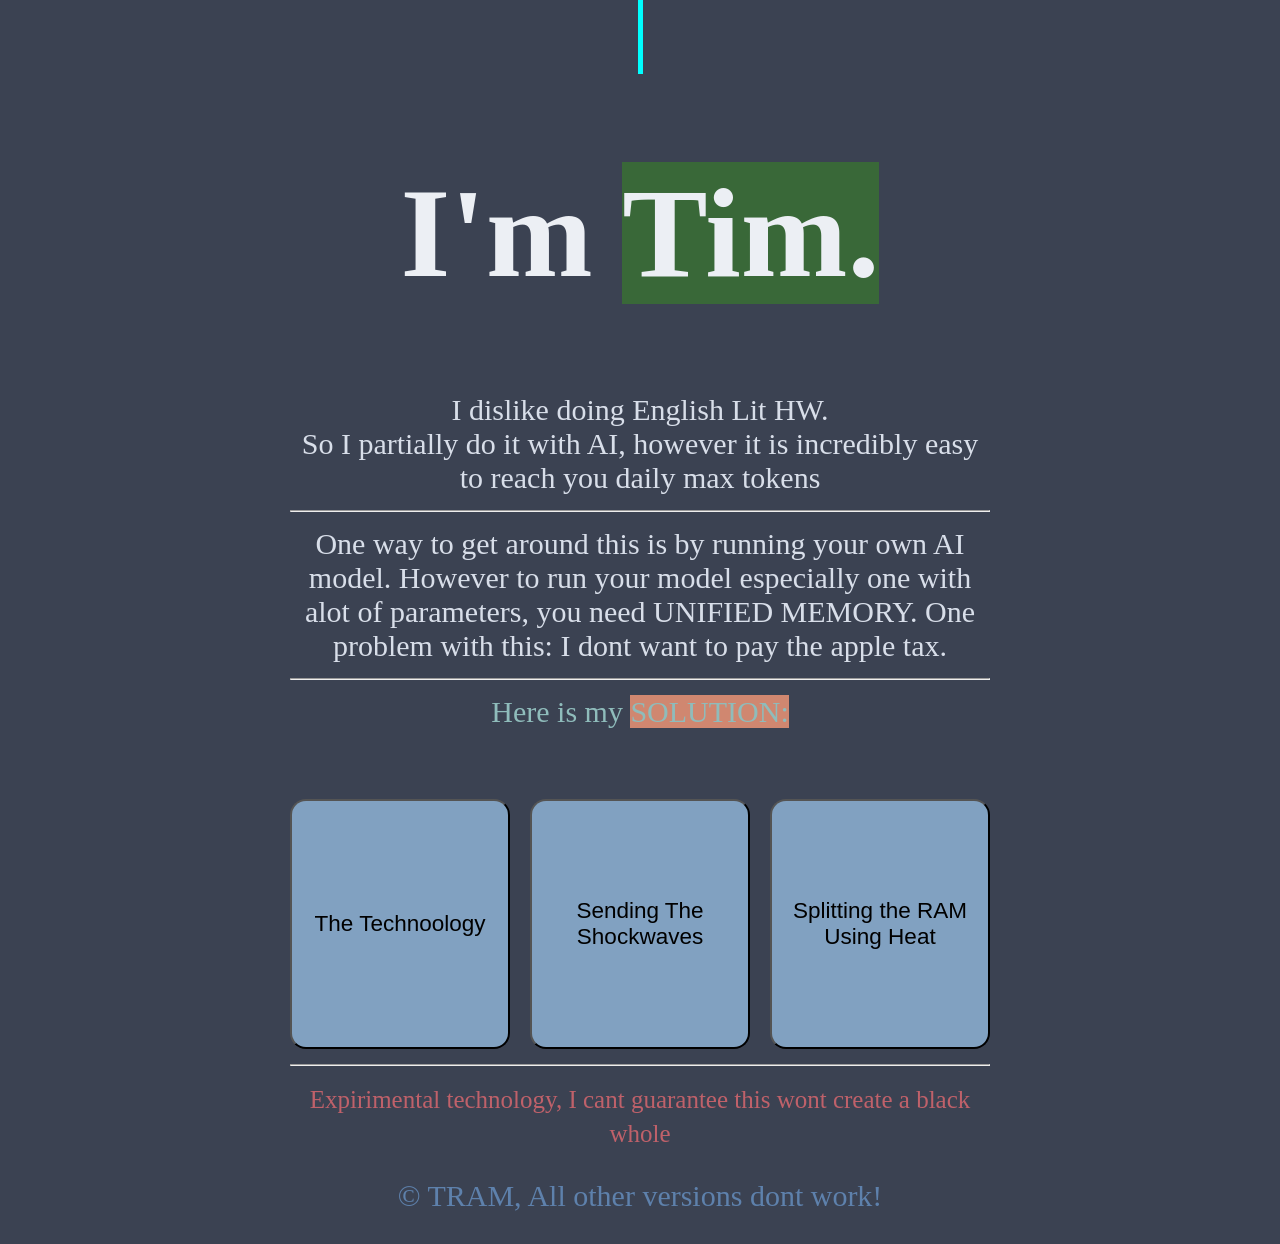
<file: index.html>
<!DOCTYPE html>
<html lang="en">
<head>
    <meta charset="UTF-8">
    <meta name="viewport" content="width=device-width, initial-scale=1.0">
    <title>Download TRAM</title>
    <link rel="stylesheet" href="style.css">
    <style>
        .center {
            text-align:center
        }
        body{
            background-color:#3b4252;
            overflow: auto;
        }
        h1{
            font-size:8em;
        }
        p{
            margin-top:1em;
            display: block;
            color:#5e81ac;
        }
        p1{
            font-size: 30px;
            class:"center";
            display: block;
            max-width:700px;
        }
        
        p2{
            font-size: 30px;
            display: block;
            max-width: 700px;
        }        
        
        
        p3{
            display: block;
            font-size:30px;
        }
        p5{
            font-size:25px;
        }
        .button-row{
            display:flex;
            gap:20px;
            justify-ccontent:center;
            margin-top:70px;
        }
        .fancy-square-button {
            width: 250px;
            height: 250px;
            border-radius: 16px;
        
            display: flex;
            justify-content: center;
            align-items: center;
            text-align: center;
            padding: 20px;
            box-sizing: border-box;
            background-color:#81a1c1;
            font-size: 0.75em;
            font:"Pacifica";
        }
    </style>
</head>
<body>
    <div>
    <p class="text"; style="color: cyan";>Download TRAM</p>
    <div class="center"; style="color:whitesmoke";>
        <h1 style="color:#eceff4">I'm <span style="background-color: #396838; style=">Tim.</span></h1>
    </div>
    <p1 class="center"; style="color: #d8dee9";>I dislike doing English Lit HW.</p1>
    <p2 class="center"; style="color: #d8dee9";>So I partially do it with AI, however it is incredibly easy to reach you daily max tokens</p1>
    <hr>
    <p3 class="center";style="color: #d8dee9";>One way to get around this is by running your own AI model.
        However to run your model especially one with alot of parameters, you need UNIFIED MEMORY.
        One problem with this: I dont want to pay the apple tax.
    </p3>
    <hr>
    <p4 class="center"; style="color:#8fbcbb";> Here is my <span style="background-color:#d08770";>SOLUTION:</span></p4>
    
    <div class="button-row">
        <button class="fancy-square-button" onclick="location.href='https:contact.html'">
            The Technoology
        </button>
        <button class="fancy-square-button" onclick="location.href='https:contact2.html'">
            Sending The Shockwaves
        </button>
        <button class="fancy-square-button" onclick="location.href='https:contact3.html'">
            Splitting the RAM Using Heat
        </button>
    </div>
    <hr>
    <p5 class=center; style="color:#bf616a";>Expirimental technology, I cant guarantee this wont create a black whole</p5>
    <footer>
    <p>&copy; TRAM, All other versions dont work!</p>
    </footer>
</body>                
</html>
</file>
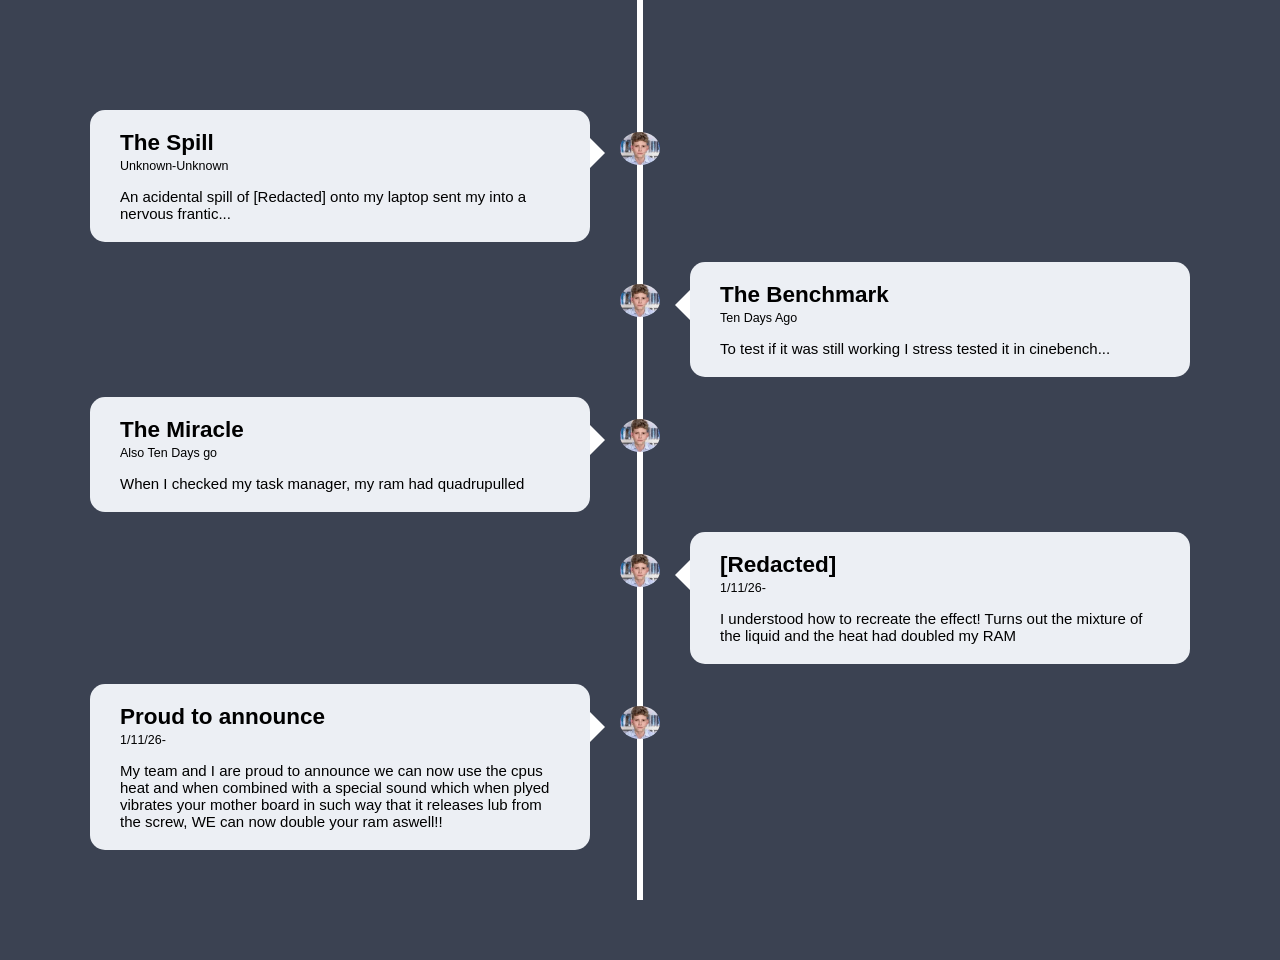
<file: contact.html>
<!DOCTYPE html>
<html lang="en">
<head>
    <meta charset="UTF-8">
    <meta name="viewport" content="width=device-width, initial-scale=1.0">
    <title>Document</title>
    <link rel="stylesheet" href="style2.css">   
    <style>
        .center{
            text-align:center;
        }
    </style>
</head>
<body>
    <div class="timeline">
        <div class="container left-container">
            <img src="togif.gif">
            <div class="text-box">
                <h2>The Spill</h2>
                <small>Unknown-Unknown</small>
                <p>An acidental spill of [Redacted] onto my laptop sent my into a nervous frantic...
                </p>
                <span class="left-container-arrow"></span>
            </div>
        </div> 
        <div class="container right-container">
            <img src="togif.gif">
            <div class="text-box">
                <h2>The Benchmark</h2>
                <small>Ten Days Ago</small>
                <p>To test if it was still working I stress tested it in cinebench...
                </p>
                <span class="right-container-arrow"></span>
            </div>
        </div> 
        <div class="container left-container">
            <img src="togif.gif">
            <div class="text-box">
                <h2>The Miracle</h2>
                <small>Also Ten Days go</small>
                <p>When I checked my task manager, my ram had quadrupulled 
                </p>
                <span class="left-container-arrow"></span>
            </div>
        </div> 
        <div class="container right-container">
            <img src="togif.gif">
            <div class="text-box">
                <h2>[Redacted]</h2>
                <small>1/11/26-</small>
                <p>I understood how to recreate the effect! Turns out the mixture of the liquid and the heat had doubled my RAM
                </p>
                <span class="right-container-arrow"></span>
            </div>
        </div> 
        <div class="container left-container">
            <img src="togif.gif">
            <div class="text-box">
                <h2>Proud to announce</h2>
                <small>1/11/26-</small>
                <p>My team and I are proud to announce we can now use the cpus heat and when combined with a special sound which when plyed vibrates your mother board in such way that it releases lub from the screw, WE can now double your ram aswell!!
                </p>
                <span class="left-container-arrow"></span>
            </div>
        </div> 
    
    </div>
</body>
</html>
</file>
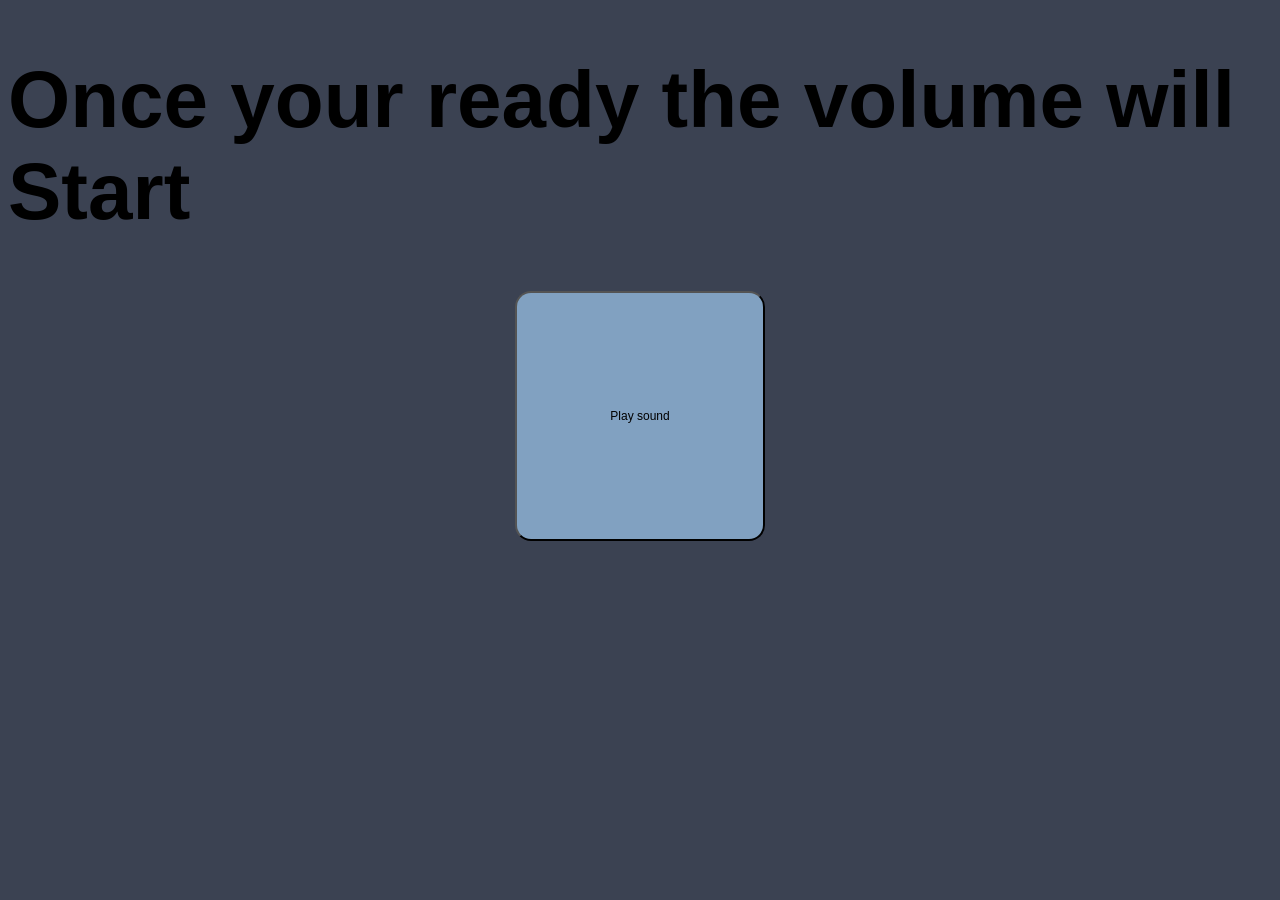
<file: contact2.html>
<!DOCTYPE html>
<html lang="en">
<head>
    <meta charset="UTF-8">
    <meta name="viewport" content="width=device-width, initial-scale=1.0">
    <title>Document</title>
    <style>
        .fancy-square-button {
            width: 250px;
            height: 250px;
            border-radius: 16px;
        
            display: flex;
            justify-content: center;
            align-items: center;
            text-align: center;
            padding: 20px;
            box-sizing: border-box;
            background-color:#81a1c1;
            font-size: 0.75em;
            font:"Pacifica";
        }
        body{
            background-color:#3b4252;
        }
        h1{
            font-size:5em;
            font-color:#d8dee9;
            font-family:'poppins', sans-serif;
        
        }
        .center{
            text-align: "center";
        }
        p{
            font-size: 3em;
            font-color:#d8dee9;
            font-family:'Poppins',sans-serif;
        }
        .button-row{
            display:flex;
            gap:20px;
            justify-content:center;
            margin-top:30px;
        }
    </style>
</head>
<body>
    <div class="center">
        <h1>Once your ready the volume will Start</h1>
    </div>
    <audio id="mySound" src="sound.mp3"></audio>
    <div class="button-row";>
        <button class="fancy-square-button"; onclick="playsound()">Play sound</button>
    </div>
    <script>
        function playSound() {
            const audio = document.getElementById("mySound");
            audio.currentTime = 0; // Optional: Rewinds to the start if clicked rapidly
            audio.play();
        }
</script>
</body>
</html>
</file>
<file: style.css>
.container{ display: inline-block; }

body{
    margin: 0;
    display: flex;
    justify-content: center;
    align-items: center;
    min-height: 100vh;
    align-items: flex-start;
    overflow: hidden;

}
.container { 
    display: flex; 
    justify-content: center;
    width: 100%;             
}

.text{
    font-size: 5em;
    letter-spacing: 4px;
    font-family: monospace;
    border-right:5px solid;
    width: 0%;
    white-space: nowrap;
    overflow: hidden;
    justify-content: center;
    margin: 0 auto;
    animation:
        typing 8s infinite,
        deleting 8s infinite,
        cursor .4s infinite alternate;
}
@keyframes typing {
    0%{width:0%; animation-timing-function: steps(15, end);}
    40%, 60% {width: 17ch;}
    100%{width:0%;}
}
@keyframes cursor {
    50% {border-color: transparent;}
}
@keyframes deleting {
    0%, 60% { max-width: 17ch; animation-timing-function: steps(15, end); } 
    100% { max-width: 0%; }

}
</file>
<file: style2.css>
*{
    margin:0;
    padding:0;
    font-family: 'Poppins', sans-serif;
    box-sizing:border-box;
}
body{
    background: #3b4252;
}
style{
    font-color:#2e3440
}
.timeline{
    position: reltive;
    max-width:1200px;
    margin: 100px auto;
}
.container{
    padding: 10px 50px;
    position:relative;
    width:50%;
    animation: movedown 1s linear forwards;
    opacity:0;
}
@keyframes movedown{
    0%{
        opacity:1;
        transform:translateY(-30px);
    }
    100%{
        opacity:1;
        transform:translateY(0px);
    }
}

.container:nth-child(1){
    animation-delay: 0s;
}
.container:nth-child(2){
    animation-delay: 1s;
}
.container:nth-child(3){
    animation-delay: 2s;
}
.container:nth-child(4){
    animation-delay: 3s;
}
.container:nth-child(5){
    animation-delay: 4.5s;
}


.text-box{
    padding: 20px 30px;
    background:#eceff4;
    position: relative;
    boarder-radius:6px;
    font-size:15px;
    border-radius: 15px; 
}
.left-container{
    left:0;
}
.right-container{
    left:50%;
}
.container img{
    position: absolute;
    width:40px;
    border-radius:50%;
    right: -20px;
    top: 32px;
    z-index: 10;
}
.right-container img{
    left: -20px;
}
.timeline::after{
    content:'';
    position:absolute;
    width:6px;
    height:100%;
    background:#fff;
    top:0;
    left: 50%;
    margin-left:-3px;
    z-index:-1;
    animation:moveline 6s linear forwards;   
}
@keyframes moveline{
    0%{
        height:0;
    }
    100%{
        height:100%;
    }
}





.text-box h2{
    font-weight:600;
}
.text-box small{
    display: inline-block;
    margin-bottom: 15px;
}
.left-container-arrow{
    height: 0;
    width:0;
    position:absolute;
    top:28px;
    z-index:1;
    border-top:15px solid transparent;
    border-bottom: 15px solid transparent;
    border-left:15px solid #fff;
    right:-15px;
}
.right-container-arrow{
    height: 0;
    width:0;
    position:absolute;
    top:28px;
    z-index:1;
    border-top:15px solid transparent;
    border-bottom: 15px solid transparent;
    border-right:15px solid #fff;
    left:-15px;
}
</file>
